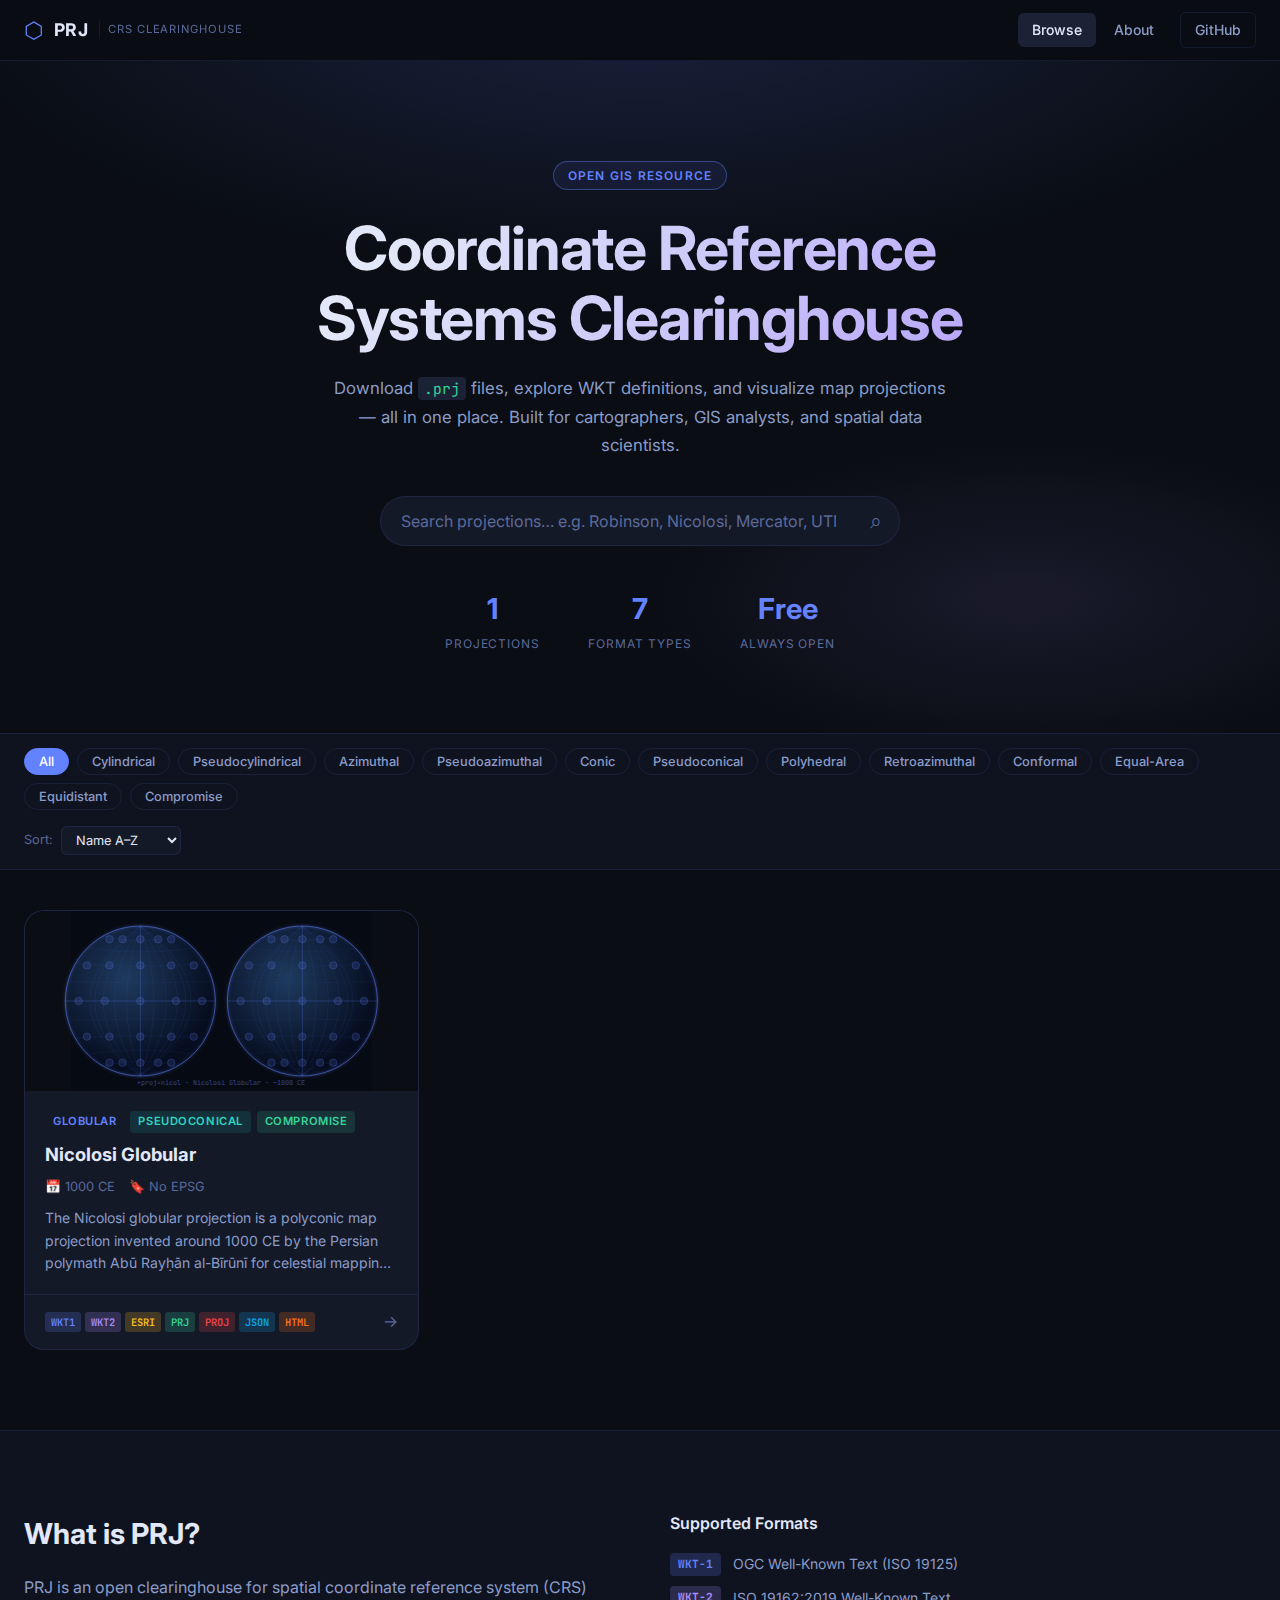
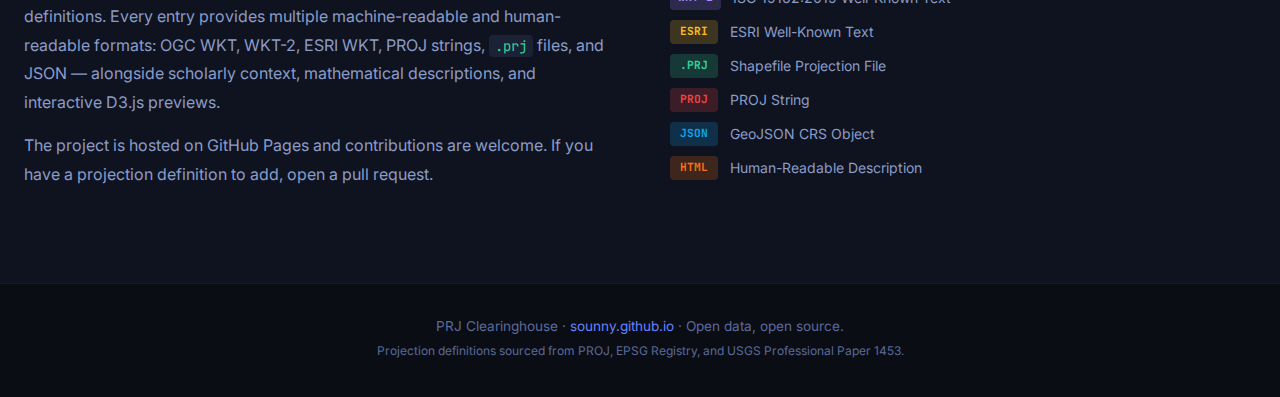
<file: index.html>
<!DOCTYPE html>
<html lang="en">
<head>
  <meta charset="UTF-8" />
  <meta name="viewport" content="width=device-width, initial-scale=1.0" />
  <title>PRJ — Coordinate Reference Systems Clearinghouse</title>
  <meta name="description" content="A comprehensive clearinghouse for GIS projection files (.prj), WKT definitions, and spatial coordinate reference system reference materials. Download projection files and explore interactive visualizations." />
  <link rel="preconnect" href="https://fonts.googleapis.com" />
  <link rel="preconnect" href="https://fonts.gstatic.com" crossorigin />
  <link href="https://fonts.googleapis.com/css2?family=Inter:wght@300;400;500;600;700&family=JetBrains+Mono:wght@400;500&display=swap" rel="stylesheet" />
  <link rel="stylesheet" href="css/style.css" />
  <script src="https://d3js.org/d3.v7.min.js"></script>
  <script src="https://d3js.org/d3-geo-projection.v4.min.js"></script>
  <script src="js/projection.js" defer></script>
</head>
<body>
  <!-- Navigation -->
  <nav class="nav" id="main-nav">
    <div class="nav-inner">
      <a href="index.html" class="nav-logo">
        <span class="nav-logo-icon">⬡</span>
        <span class="nav-logo-text">PRJ</span>
        <span class="nav-logo-sub">CRS Clearinghouse</span>
      </a>
      <div class="nav-links">
        <a href="index.html" class="nav-link active">Browse</a>
        <a href="#about" class="nav-link">About</a>
        <a href="https://github.com/sounny/prj" class="nav-link nav-link-gh" target="_blank" rel="noopener">GitHub</a>
      </div>
    </div>
  </nav>

  <!-- Hero -->
  <header class="hero">
    <div class="hero-bg"></div>
    <div class="container">
      <div class="hero-badge">Open GIS Resource</div>
      <h1 class="hero-title">Coordinate Reference<br>Systems Clearinghouse</h1>
      <p class="hero-sub">Download <code>.prj</code> files, explore WKT definitions, and visualize map projections — all in one place. Built for cartographers, GIS analysts, and spatial data scientists.</p>
      <div class="hero-search-wrap">
        <input type="search" id="hero-search" class="hero-search" placeholder="Search projections… e.g. Robinson, Nicolosi, Mercator, UTM" aria-label="Search projections" />
        <span class="hero-search-icon">⌕</span>
      </div>
      <div class="hero-stats">
        <div class="hero-stat"><span class="hero-stat-num" id="stat-count">82</span><span class="hero-stat-label">Projections</span></div>
        <div class="hero-stat"><span class="hero-stat-num">7</span><span class="hero-stat-label">Format Types</span></div>
        <div class="hero-stat"><span class="hero-stat-num">Free</span><span class="hero-stat-label">Always Open</span></div>
      </div>
    </div>
  </header>

  <!-- Filter Bar -->
  <section class="filter-bar">
    <div class="container filter-inner">
      <div class="filter-chips" id="filter-chips">
        <button class="chip chip-active" data-filter="all">All</button>
        <button class="chip" data-filter="cylindrical">Cylindrical</button>
        <button class="chip" data-filter="pseudocylindrical">Pseudocylindrical</button>
        <button class="chip" data-filter="azimuthal">Azimuthal</button>
        <button class="chip" data-filter="pseudoazimuthal">Pseudoazimuthal</button>
        <button class="chip" data-filter="conic">Conic</button>
        <button class="chip" data-filter="pseudoconical">Pseudoconical</button>
        <button class="chip" data-filter="polyhedral">Polyhedral</button>
        <button class="chip" data-filter="retroazimuthal">Retroazimuthal</button>
        <button class="chip" data-filter="conformal">Conformal</button>
        <button class="chip" data-filter="equal-area">Equal-Area</button>
        <button class="chip" data-filter="equidistant">Equidistant</button>
        <button class="chip" data-filter="compromise">Compromise</button>
      </div>
      <div class="sort-wrap">
        <label for="sort-select" class="sort-label">Sort:</label>
        <select id="sort-select" class="sort-select">
          <option value="name">Name A–Z</option>
          <option value="year">Year (oldest)</option>
          <option value="epsg">EPSG</option>
        </select>
      </div>
    </div>
  </section>

  <!-- Grid -->
  <main class="container main-grid-wrap">
    <div class="proj-grid" id="proj-grid">
      <!-- Cards injected by JS -->
    </div>
    <div class="no-results hidden" id="no-results">
      <p>No projections match your search. <button class="link-btn" id="clear-search">Clear search</button></p>
    </div>
  </main>

  <!-- About -->
  <section class="about-section" id="about">
    <div class="container about-inner">
      <div class="about-text">
        <h2>What is PRJ?</h2>
        <p>PRJ is an open clearinghouse for spatial coordinate reference system (CRS) definitions. Every entry provides multiple machine-readable and human-readable formats: OGC WKT, WKT-2, ESRI WKT, PROJ strings, <code>.prj</code> files, and JSON — alongside scholarly context, mathematical descriptions, and interactive D3.js previews.</p>
        <p>The project is hosted on GitHub Pages and contributions are welcome. If you have a projection definition to add, open a pull request.</p>
      </div>
      <div class="about-formats">
        <h3>Supported Formats</h3>
        <ul class="format-list">
          <li><span class="fmt-badge fmt-wkt1">WKT-1</span> OGC Well-Known Text (ISO 19125)</li>
          <li><span class="fmt-badge fmt-wkt2">WKT-2</span> ISO 19162:2019 Well-Known Text</li>
          <li><span class="fmt-badge fmt-esri">ESRI</span> ESRI Well-Known Text</li>
          <li><span class="fmt-badge fmt-prj">.PRJ</span> Shapefile Projection File</li>
          <li><span class="fmt-badge fmt-proj">PROJ</span> PROJ String</li>
          <li><span class="fmt-badge fmt-json">JSON</span> GeoJSON CRS Object</li>
          <li><span class="fmt-badge fmt-html">HTML</span> Human-Readable Description</li>
        </ul>
      </div>
    </div>
  </section>

  <footer class="site-footer">
    <div class="container footer-inner">
      <p>PRJ Clearinghouse · <a href="https://sounny.github.io" target="_blank" rel="noopener">sounny.github.io</a> · Open data, open source.</p>
      <p class="footer-sub">Projection definitions sourced from PROJ, EPSG Registry, and USGS Professional Paper 1453.</p>
    </div>
  </footer>

  <script src="js/data.js"></script>
  <script src="js/main.js"></script>
</body>
</html>
</file>
<file: css/style.css>
/* ============================================================
   PRJ Clearinghouse — Design System
   ============================================================ */

:root {
  /* Color Palette */
  --clr-bg:          #0a0d14;
  --clr-bg-2:        #0f1320;
  --clr-surface:     #141928;
  --clr-surface-2:   #1c2235;
  --clr-border:      rgba(99, 130, 255, 0.12);
  --clr-border-hover:rgba(99, 130, 255, 0.35);

  --clr-accent:      #6382ff;
  --clr-accent-2:    #a78bfa;
  --clr-accent-3:    #34d399;
  --clr-accent-glow: rgba(99, 130, 255, 0.25);

  --clr-text:        #e2e8f8;
  --clr-text-2:      #8b9cc8;
  --clr-text-3:      #5a6a9a;

  /* Typography */
  --font-sans: 'Inter', system-ui, sans-serif;
  --font-mono: 'JetBrains Mono', 'Fira Code', monospace;

  /* Spacing */
  --radius-sm: 6px;
  --radius:    12px;
  --radius-lg: 20px;
  --radius-xl: 28px;

  /* Transitions */
  --ease: cubic-bezier(0.4, 0, 0.2, 1);
  --dur:  220ms;
}

/* ── Reset ── */
*, *::before, *::after { box-sizing: border-box; margin: 0; padding: 0; }
html { scroll-behavior: smooth; }
body {
  font-family: var(--font-sans);
  background: var(--clr-bg);
  color: var(--clr-text);
  line-height: 1.6;
  min-height: 100vh;
  overflow-x: hidden;
}
a { color: var(--clr-accent); text-decoration: none; }
a:hover { text-decoration: underline; }
code, pre {
  font-family: var(--font-mono);
  font-size: 0.875em;
}

/* ── Layout ── */
.container {
  max-width: 1280px;
  margin: 0 auto;
  padding: 0 24px;
}

/* ── Nav ── */
.nav {
  position: sticky;
  top: 0;
  z-index: 100;
  background: rgba(10, 13, 20, 0.85);
  backdrop-filter: blur(16px);
  -webkit-backdrop-filter: blur(16px);
  border-bottom: 1px solid var(--clr-border);
}
.nav-inner {
  max-width: 1280px;
  margin: 0 auto;
  padding: 0 24px;
  height: 60px;
  display: flex;
  align-items: center;
  justify-content: space-between;
}
.nav-logo {
  display: flex;
  align-items: center;
  gap: 10px;
  text-decoration: none;
}
.nav-logo-icon {
  font-size: 1.4rem;
  color: var(--clr-accent);
  line-height: 1;
}
.nav-logo-text {
  font-size: 1.1rem;
  font-weight: 700;
  color: var(--clr-text);
  letter-spacing: 0.05em;
}
.nav-logo-sub {
  font-size: 0.7rem;
  color: var(--clr-text-3);
  font-weight: 400;
  letter-spacing: 0.08em;
  text-transform: uppercase;
  padding-left: 8px;
  border-left: 1px solid var(--clr-border);
}
.nav-links {
  display: flex;
  align-items: center;
  gap: 4px;
}
.nav-link {
  padding: 6px 14px;
  border-radius: var(--radius-sm);
  font-size: 0.875rem;
  font-weight: 500;
  color: var(--clr-text-2);
  transition: color var(--dur) var(--ease), background var(--dur) var(--ease);
  text-decoration: none;
}
.nav-link:hover, .nav-link.active {
  color: var(--clr-text);
  background: var(--clr-surface-2);
  text-decoration: none;
}
.nav-link-gh {
  border: 1px solid var(--clr-border);
  margin-left: 8px;
}

/* ── Hero ── */
.hero {
  position: relative;
  padding: 100px 0 80px;
  overflow: hidden;
  text-align: center;
}
.hero-bg {
  position: absolute;
  inset: 0;
  background:
    radial-gradient(ellipse 80% 60% at 50% -10%, rgba(99,130,255,0.18) 0%, transparent 70%),
    radial-gradient(ellipse 50% 40% at 80% 80%, rgba(167,139,250,0.10) 0%, transparent 60%);
  pointer-events: none;
}
.hero-badge {
  display: inline-block;
  padding: 4px 14px;
  border-radius: 999px;
  border: 1px solid rgba(99,130,255,0.4);
  background: rgba(99,130,255,0.08);
  font-size: 0.75rem;
  font-weight: 600;
  letter-spacing: 0.1em;
  text-transform: uppercase;
  color: var(--clr-accent);
  margin-bottom: 24px;
}
.hero-title {
  font-size: clamp(2.2rem, 5vw, 3.8rem);
  font-weight: 700;
  line-height: 1.15;
  letter-spacing: -0.02em;
  background: linear-gradient(135deg, #e2e8f8 30%, #a78bfa 100%);
  -webkit-background-clip: text;
  -webkit-text-fill-color: transparent;
  background-clip: text;
  margin-bottom: 20px;
}
.hero-sub {
  font-size: 1.05rem;
  color: var(--clr-text-2);
  max-width: 620px;
  margin: 0 auto 36px;
  line-height: 1.7;
}
.hero-sub code {
  background: var(--clr-surface-2);
  padding: 2px 6px;
  border-radius: 4px;
  color: var(--clr-accent-3);
}
.hero-search-wrap {
  position: relative;
  max-width: 520px;
  margin: 0 auto 40px;
}
.hero-search {
  width: 100%;
  padding: 14px 48px 14px 20px;
  background: var(--clr-surface);
  border: 1px solid var(--clr-border);
  border-radius: var(--radius-xl);
  color: var(--clr-text);
  font-size: 1rem;
  font-family: var(--font-sans);
  outline: none;
  transition: border-color var(--dur) var(--ease), box-shadow var(--dur) var(--ease);
}
.hero-search:focus {
  border-color: var(--clr-accent);
  box-shadow: 0 0 0 3px var(--clr-accent-glow);
}
.hero-search::placeholder { color: var(--clr-text-3); }
.hero-search-icon {
  position: absolute;
  right: 18px;
  top: 50%;
  transform: translateY(-50%);
  font-size: 1.3rem;
  color: var(--clr-text-3);
  pointer-events: none;
}
.hero-stats {
  display: flex;
  justify-content: center;
  gap: 48px;
}
.hero-stat {
  display: flex;
  flex-direction: column;
  align-items: center;
  gap: 2px;
}
.hero-stat-num {
  font-size: 1.8rem;
  font-weight: 700;
  color: var(--clr-accent);
}
.hero-stat-label {
  font-size: 0.75rem;
  color: var(--clr-text-3);
  text-transform: uppercase;
  letter-spacing: 0.08em;
}

/* ── Filter Bar ── */
.filter-bar {
  background: var(--clr-bg-2);
  border-top: 1px solid var(--clr-border);
  border-bottom: 1px solid var(--clr-border);
  padding: 14px 0;
  position: sticky;
  top: 60px;
  z-index: 90;
}
.filter-inner {
  display: flex;
  align-items: center;
  justify-content: space-between;
  gap: 16px;
  flex-wrap: wrap;
}
.filter-chips {
  display: flex;
  gap: 8px;
  flex-wrap: wrap;
}
.chip {
  padding: 5px 14px;
  border-radius: 999px;
  border: 1px solid var(--clr-border);
  background: transparent;
  color: var(--clr-text-2);
  font-size: 0.8rem;
  font-weight: 500;
  cursor: pointer;
  transition: all var(--dur) var(--ease);
  font-family: var(--font-sans);
}
.chip:hover {
  border-color: var(--clr-accent);
  color: var(--clr-accent);
}
.chip-active {
  background: var(--clr-accent);
  border-color: var(--clr-accent);
  color: #fff;
}
.sort-wrap {
  display: flex;
  align-items: center;
  gap: 8px;
}
.sort-label {
  font-size: 0.8rem;
  color: var(--clr-text-3);
}
.sort-select {
  background: var(--clr-surface);
  border: 1px solid var(--clr-border);
  border-radius: var(--radius-sm);
  color: var(--clr-text);
  font-size: 0.8rem;
  padding: 5px 10px;
  font-family: var(--font-sans);
  cursor: pointer;
  outline: none;
}

/* ── Projection Grid ── */
.main-grid-wrap {
  padding-top: 40px;
  padding-bottom: 80px;
}
.proj-grid {
  display: grid;
  grid-template-columns: repeat(auto-fill, minmax(340px, 1fr));
  gap: 24px;
}
.proj-card {
  background: var(--clr-surface);
  border: 1px solid var(--clr-border);
  border-radius: var(--radius-lg);
  overflow: hidden;
  transition: border-color var(--dur) var(--ease), transform var(--dur) var(--ease), box-shadow var(--dur) var(--ease);
  cursor: pointer;
  text-decoration: none;
  display: flex;
  flex-direction: column;
}
.proj-card:hover {
  border-color: var(--clr-border-hover);
  transform: translateY(-3px);
  box-shadow: 0 12px 40px rgba(0,0,0,0.4), 0 0 0 1px var(--clr-border-hover);
  text-decoration: none;
}
.proj-card-preview {
  height: 180px;
  background: var(--clr-bg);
  position: relative;
  overflow: hidden;
  display: flex;
  align-items: center;
  justify-content: center;
}
.proj-card-preview svg {
  width: 100%;
  height: 100%;
}
.proj-card-body {
  padding: 20px;
  flex: 1;
  display: flex;
  flex-direction: column;
  gap: 10px;
}
.proj-card-tags {
  display: flex;
  gap: 6px;
  flex-wrap: wrap;
}
.proj-tag {
  padding: 2px 8px;
  border-radius: 4px;
  font-size: 0.7rem;
  font-weight: 600;
  letter-spacing: 0.05em;
  text-transform: uppercase;
}
.tag-cylindrical        { background: rgba(59,130,246,0.15); color: #60a5fa; }
.tag-pseudocylindrical  { background: rgba(139,92,246,0.15); color: #a78bfa; }
.tag-azimuthal          { background: rgba(236,72,153,0.15); color: #f472b6; }
.tag-pseudoazimuthal    { background: rgba(244,63,94,0.15); color: #fb7185; }
.tag-conic              { background: rgba(16,185,129,0.15); color: #34d399; }
.tag-pseudoconical      { background: rgba(20,184,166,0.15); color: #2dd4bf; }
.tag-polyhedral         { background: rgba(245,158,11,0.15); color: #fbbf24; }
.tag-retroazimuthal     { background: rgba(217,119,6,0.15); color: #d97706; }
.tag-other              { background: rgba(156,163,175,0.15); color: #9ca3af; }
.tag-compromise         { background: rgba(52,211,153,0.15); color: #34d399; }
.tag-conformal          { background: rgba(251,191,36,0.15); color: #fbbf24; }
.tag-equal-area         { background: rgba(239,68,68,0.15); color: #ef4444; }
.tag-equidistant        { background: rgba(14,165,233,0.15); color: #0ea5e9; }
.tag-perspective        { background: rgba(168,85,247,0.15); color: #c084fc; }
.proj-card-name {
  font-size: 1.15rem;
  font-weight: 700;
  color: var(--clr-text);
  line-height: 1.3;
}
.proj-card-meta {
  font-size: 0.8rem;
  color: var(--clr-text-3);
  display: flex;
  gap: 14px;
}
.proj-card-desc {
  font-size: 0.875rem;
  color: var(--clr-text-2);
  line-height: 1.6;
  display: -webkit-box;
  -webkit-line-clamp: 3;
  line-clamp: 3;
  -webkit-box-orient: vertical;
  overflow: hidden;
}
.proj-card-footer {
  padding: 14px 20px;
  border-top: 1px solid var(--clr-border);
  display: flex;
  align-items: center;
  justify-content: space-between;
}
.proj-card-formats {
  display: flex;
  gap: 4px;
}
.fmt-pill {
  padding: 2px 6px;
  border-radius: 3px;
  font-size: 0.65rem;
  font-weight: 600;
  font-family: var(--font-mono);
}
.fmt-wkt1 { background: rgba(99,130,255,0.2); color: #6382ff; }
.fmt-wkt2 { background: rgba(167,139,250,0.2); color: #a78bfa; }
.fmt-esri { background: rgba(251,191,36,0.2); color: #fbbf24; }
.fmt-prj  { background: rgba(52,211,153,0.2); color: #34d399; }
.fmt-proj { background: rgba(239,68,68,0.2); color: #ef4444; }
.fmt-json { background: rgba(14,165,233,0.2); color: #0ea5e9; }
.fmt-html { background: rgba(249,115,22,0.2); color: #f97316; }
.proj-card-arrow {
  color: var(--clr-text-3);
  font-size: 1rem;
  transition: transform var(--dur) var(--ease), color var(--dur) var(--ease);
}
.proj-card:hover .proj-card-arrow {
  transform: translateX(4px);
  color: var(--clr-accent);
}

/* ── No Results ── */
.no-results {
  text-align: center;
  padding: 60px 0;
  color: var(--clr-text-2);
  grid-column: 1 / -1;
}
.hidden { display: none !important; }
.link-btn {
  background: none;
  border: none;
  color: var(--clr-accent);
  cursor: pointer;
  font-size: inherit;
  font-family: inherit;
  text-decoration: underline;
}

/* ── About Section ── */
.about-section {
  background: var(--clr-bg-2);
  border-top: 1px solid var(--clr-border);
  padding: 80px 0;
}
.about-inner {
  display: grid;
  grid-template-columns: 1fr 1fr;
  gap: 60px;
  align-items: start;
}
.about-text h2 {
  font-size: 1.8rem;
  font-weight: 700;
  margin-bottom: 16px;
  color: var(--clr-text);
}
.about-text p {
  color: var(--clr-text-2);
  line-height: 1.8;
  margin-bottom: 14px;
}
.about-text code {
  background: var(--clr-surface-2);
  padding: 2px 6px;
  border-radius: 4px;
  color: var(--clr-accent-3);
}
.about-formats h3 {
  font-size: 1rem;
  font-weight: 600;
  margin-bottom: 16px;
  color: var(--clr-text);
}
.format-list {
  list-style: none;
  display: flex;
  flex-direction: column;
  gap: 10px;
}
.format-list li {
  display: flex;
  align-items: center;
  gap: 12px;
  font-size: 0.875rem;
  color: var(--clr-text-2);
}
.fmt-badge {
  padding: 3px 8px;
  border-radius: 4px;
  font-size: 0.7rem;
  font-weight: 700;
  font-family: var(--font-mono);
  min-width: 48px;
  text-align: center;
}

/* ── Footer ── */
.site-footer {
  background: var(--clr-bg);
  border-top: 1px solid var(--clr-border);
  padding: 32px 0;
  text-align: center;
}
.footer-inner p {
  font-size: 0.85rem;
  color: var(--clr-text-3);
  margin-bottom: 4px;
}
.footer-inner a { color: var(--clr-accent); }
.footer-sub { font-size: 0.75rem !important; }

/* ── Projection Detail Page ── */
.detail-hero {
  padding: 60px 0 40px;
  border-bottom: 1px solid var(--clr-border);
  background: var(--clr-bg-2);
}
.detail-breadcrumb {
  font-size: 0.8rem;
  color: var(--clr-text-3);
  margin-bottom: 16px;
}
.detail-breadcrumb a { color: var(--clr-text-3); }
.detail-breadcrumb a:hover { color: var(--clr-accent); }
.detail-title-row {
  display: flex;
  align-items: flex-start;
  justify-content: space-between;
  gap: 24px;
  flex-wrap: wrap;
}
.detail-title {
  font-size: clamp(1.8rem, 4vw, 2.8rem);
  font-weight: 700;
  letter-spacing: -0.02em;
  line-height: 1.2;
  background: linear-gradient(135deg, #e2e8f8 30%, #a78bfa 100%);
  -webkit-background-clip: text;
  -webkit-text-fill-color: transparent;
  background-clip: text;
}
.detail-subtitle {
  font-size: 0.95rem;
  color: var(--clr-text-2);
  margin-top: 8px;
}
.detail-tags {
  display: flex;
  gap: 8px;
  flex-wrap: wrap;
  margin-top: 16px;
}
.detail-actions {
  display: flex;
  gap: 10px;
  flex-wrap: wrap;
  margin-top: 16px;
}
.btn {
  display: inline-flex;
  align-items: center;
  gap: 8px;
  padding: 10px 20px;
  border-radius: var(--radius);
  font-size: 0.875rem;
  font-weight: 600;
  cursor: pointer;
  border: none;
  transition: all var(--dur) var(--ease);
  font-family: var(--font-sans);
  text-decoration: none;
}
.btn-primary {
  background: var(--clr-accent);
  color: #fff;
}
.btn-primary:hover {
  background: #7b96ff;
  transform: translateY(-1px);
  box-shadow: 0 4px 16px rgba(99,130,255,0.4);
  text-decoration: none;
  color: #fff;
}
.btn-secondary {
  background: var(--clr-surface-2);
  color: var(--clr-text);
  border: 1px solid var(--clr-border);
}
.btn-secondary:hover {
  border-color: var(--clr-accent);
  color: var(--clr-accent);
  text-decoration: none;
}

/* ── Detail Layout ── */
.detail-layout {
  display: grid;
  grid-template-columns: 1fr 340px;
  gap: 32px;
  padding: 40px 0 80px;
  align-items: start;
}
.detail-main { min-width: 0; }
.detail-sidebar { position: sticky; top: 120px; }

/* ── D3 Preview Panel ── */
.preview-panel {
  background: var(--clr-surface);
  border: 1px solid var(--clr-border);
  border-radius: var(--radius-lg);
  overflow: hidden;
  margin-bottom: 32px;
}
.preview-header {
  padding: 16px 20px;
  border-bottom: 1px solid var(--clr-border);
  display: flex;
  align-items: center;
  justify-content: space-between;
}
.preview-header h3 {
  font-size: 0.9rem;
  font-weight: 600;
  color: var(--clr-text);
}
.preview-controls {
  display: flex;
  gap: 6px;
}
.preview-btn {
  padding: 4px 10px;
  border-radius: 4px;
  border: 1px solid var(--clr-border);
  background: transparent;
  color: var(--clr-text-2);
  font-size: 0.75rem;
  cursor: pointer;
  font-family: var(--font-sans);
  transition: all var(--dur) var(--ease);
}
.preview-btn.active, .preview-btn:hover {
  background: var(--clr-accent);
  border-color: var(--clr-accent);
  color: #fff;
}
.preview-canvas {
  background: #060a12;
  display: block;
  width: 100%;
  aspect-ratio: 16/9;
}
.preview-caption {
  padding: 12px 20px;
  font-size: 0.75rem;
  color: var(--clr-text-3);
  text-align: center;
}

/* ── Info Cards ── */
.info-grid {
  display: grid;
  grid-template-columns: 1fr 1fr;
  gap: 16px;
  margin-bottom: 32px;
}
.info-card {
  background: var(--clr-surface);
  border: 1px solid var(--clr-border);
  border-radius: var(--radius);
  padding: 16px 20px;
}
.info-card-label {
  font-size: 0.7rem;
  font-weight: 600;
  text-transform: uppercase;
  letter-spacing: 0.1em;
  color: var(--clr-text-3);
  margin-bottom: 6px;
}
.info-card-value {
  font-size: 0.95rem;
  font-weight: 600;
  color: var(--clr-text);
}
.info-card-value.mono {
  font-family: var(--font-mono);
  font-size: 0.85rem;
  color: var(--clr-accent-3);
}

/* ── Format Tabs ── */
.format-section {
  margin-bottom: 32px;
}
.format-section h2 {
  font-size: 1.2rem;
  font-weight: 700;
  margin-bottom: 16px;
  color: var(--clr-text);
  display: flex;
  align-items: center;
  gap: 10px;
}
.format-section h2::after {
  content: '';
  flex: 1;
  height: 1px;
  background: var(--clr-border);
}
.tab-bar {
  display: flex;
  gap: 2px;
  background: var(--clr-bg);
  border-radius: var(--radius) var(--radius) 0 0;
  padding: 4px;
  border: 1px solid var(--clr-border);
  border-bottom: none;
  flex-wrap: wrap;
}
.tab-btn {
  padding: 7px 14px;
  border-radius: var(--radius-sm);
  border: none;
  background: transparent;
  color: var(--clr-text-3);
  font-size: 0.78rem;
  font-weight: 600;
  cursor: pointer;
  font-family: var(--font-mono);
  transition: all var(--dur) var(--ease);
  white-space: nowrap;
}
.tab-btn.active {
  background: var(--clr-surface-2);
  color: var(--clr-text);
}
.tab-btn:hover:not(.active) {
  color: var(--clr-text-2);
}
.tab-content {
  border: 1px solid var(--clr-border);
  border-radius: 0 0 var(--radius) var(--radius);
  background: var(--clr-surface);
  overflow: hidden;
}
.tab-pane { display: none; }
.tab-pane.active { display: block; }
.code-block-wrap {
  position: relative;
}
.code-block {
  padding: 20px;
  font-family: var(--font-mono);
  font-size: 0.82rem;
  line-height: 1.7;
  color: #c9d1e8;
  overflow-x: auto;
  white-space: pre;
  max-height: 400px;
  overflow-y: auto;
  background: #0a0e1a;
}
.code-block::-webkit-scrollbar { width: 6px; height: 6px; }
.code-block::-webkit-scrollbar-track { background: transparent; }
.code-block::-webkit-scrollbar-thumb { background: var(--clr-surface-2); border-radius: 3px; }
.copy-btn {
  position: absolute;
  top: 10px;
  right: 10px;
  padding: 5px 12px;
  border-radius: var(--radius-sm);
  border: 1px solid var(--clr-border);
  background: var(--clr-surface-2);
  color: var(--clr-text-2);
  font-size: 0.72rem;
  font-weight: 600;
  cursor: pointer;
  font-family: var(--font-sans);
  transition: all var(--dur) var(--ease);
}
.copy-btn:hover { border-color: var(--clr-accent); color: var(--clr-accent); }
.copy-btn.copied { color: var(--clr-accent-3); border-color: var(--clr-accent-3); }
.human-readable-block {
  padding: 20px 24px;
  background: var(--clr-surface);
}
.hr-table {
  width: 100%;
  border-collapse: collapse;
  font-size: 0.875rem;
}
.hr-table tr { border-bottom: 1px solid var(--clr-border); }
.hr-table tr:last-child { border-bottom: none; }
.hr-table td { padding: 10px 12px; }
.hr-table td:first-child {
  color: var(--clr-text-3);
  font-weight: 500;
  width: 40%;
  font-size: 0.8rem;
}
.hr-table td:last-child {
  color: var(--clr-text);
  font-family: var(--font-mono);
  font-size: 0.82rem;
}

/* ── Prose / Article ── */
.prose-section {
  margin-bottom: 32px;
}
.prose-section h2 {
  font-size: 1.2rem;
  font-weight: 700;
  margin-bottom: 16px;
  color: var(--clr-text);
  display: flex;
  align-items: center;
  gap: 10px;
}
.prose-section h2::after {
  content: '';
  flex: 1;
  height: 1px;
  background: var(--clr-border);
}
.prose-section h3 {
  font-size: 1rem;
  font-weight: 600;
  color: var(--clr-text);
  margin: 20px 0 8px;
}
.prose-section p {
  color: var(--clr-text-2);
  line-height: 1.8;
  margin-bottom: 14px;
  font-size: 0.9rem;
}
.prose-section ul {
  color: var(--clr-text-2);
  padding-left: 20px;
  margin-bottom: 14px;
  font-size: 0.9rem;
  line-height: 1.8;
}
.math-block {
  background: var(--clr-bg);
  border: 1px solid var(--clr-border);
  border-radius: var(--radius);
  padding: 20px 24px;
  margin: 16px 0;
  font-family: var(--font-mono);
  font-size: 0.82rem;
  color: #c9d1e8;
  line-height: 1.9;
  overflow-x: auto;
}
.math-var { color: #a78bfa; }
.math-op  { color: #6382ff; }
.math-num { color: #34d399; }

/* ── Sidebar ── */
.sidebar-card {
  background: var(--clr-surface);
  border: 1px solid var(--clr-border);
  border-radius: var(--radius-lg);
  padding: 20px;
  margin-bottom: 20px;
}
.sidebar-card h3 {
  font-size: 0.85rem;
  font-weight: 700;
  text-transform: uppercase;
  letter-spacing: 0.08em;
  color: var(--clr-text-3);
  margin-bottom: 14px;
}
.sidebar-dl {
  display: flex;
  flex-direction: column;
  gap: 8px;
}
.sidebar-dl-item {
  display: flex;
  flex-direction: column;
  gap: 2px;
  padding-bottom: 8px;
  border-bottom: 1px solid var(--clr-border);
}
.sidebar-dl-item:last-child { border-bottom: none; padding-bottom: 0; }
.sidebar-dl-label {
  font-size: 0.7rem;
  color: var(--clr-text-3);
  text-transform: uppercase;
  letter-spacing: 0.06em;
}
.sidebar-dl-value {
  font-size: 0.85rem;
  color: var(--clr-text);
  font-weight: 500;
}
.download-list {
  display: flex;
  flex-direction: column;
  gap: 8px;
}
.download-item {
  display: flex;
  align-items: center;
  justify-content: space-between;
  padding: 10px 14px;
  background: var(--clr-bg);
  border: 1px solid var(--clr-border);
  border-radius: var(--radius-sm);
  transition: border-color var(--dur) var(--ease);
}
.download-item:hover { border-color: var(--clr-accent); }
.download-item-name {
  font-size: 0.8rem;
  font-weight: 600;
  font-family: var(--font-mono);
  color: var(--clr-text);
}
.download-item-size {
  font-size: 0.7rem;
  color: var(--clr-text-3);
}
.download-btn {
  padding: 4px 10px;
  border-radius: 4px;
  background: var(--clr-accent);
  color: #fff;
  font-size: 0.72rem;
  font-weight: 600;
  border: none;
  cursor: pointer;
  font-family: var(--font-sans);
  transition: background var(--dur) var(--ease);
}
.download-btn:hover { background: #7b96ff; }
.ref-list {
  list-style: none;
  display: flex;
  flex-direction: column;
  gap: 10px;
}
.ref-list li {
  font-size: 0.78rem;
  color: var(--clr-text-2);
  line-height: 1.5;
  padding-left: 12px;
  border-left: 2px solid var(--clr-border);
}
.ref-list a { color: var(--clr-accent); }

/* ── Distortion Legend ── */
.distortion-legend {
  display: flex;
  align-items: center;
  gap: 8px;
  font-size: 0.72rem;
  color: var(--clr-text-3);
  padding: 8px 20px;
  border-top: 1px solid var(--clr-border);
}
.legend-gradient {
  width: 80px;
  height: 8px;
  border-radius: 4px;
  background: linear-gradient(to right, #0a0e1a, #6382ff, #ef4444);
  flex-shrink: 0;
}

/* ── Responsive ── */
@media (max-width: 900px) {
  .detail-layout { grid-template-columns: 1fr; }
  .detail-sidebar { position: static; }
  .about-inner { grid-template-columns: 1fr; gap: 32px; }
  .info-grid { grid-template-columns: 1fr; }
}
@media (max-width: 600px) {
  .hero-stats { gap: 24px; }
  .nav-logo-sub { display: none; }
  .proj-grid { grid-template-columns: 1fr; }
}

/* ── Animations ── */
@keyframes fadeUp {
  from { opacity: 0; transform: translateY(16px); }
  to   { opacity: 1; transform: translateY(0); }
}
.proj-card {
  animation: fadeUp 0.4s var(--ease) both;
}
.proj-card:nth-child(1) { animation-delay: 0.05s; }
.proj-card:nth-child(2) { animation-delay: 0.10s; }
.proj-card:nth-child(3) { animation-delay: 0.15s; }
.proj-card:nth-child(4) { animation-delay: 0.20s; }
.proj-card:nth-child(5) { animation-delay: 0.25s; }
.proj-card:nth-child(6) { animation-delay: 0.30s; }

/* ── Tissot Indicatrix Colors ── */
.tissot-circle { fill: rgba(99,130,255,0.25); stroke: rgba(99,130,255,0.8); stroke-width: 0.5; }
.graticule { fill: none; stroke: rgba(255,255,255,0.08); stroke-width: 0.4; }
.sphere-fill { fill: #060d1f; }
.sphere-stroke { fill: none; stroke: rgba(99,130,255,0.5); stroke-width: 1; }
.land { fill: #1e3a5f; }
.land-stroke { fill: #1e3a5f; stroke: rgba(99,130,255,0.3); stroke-width: 0.3; }
</file>
